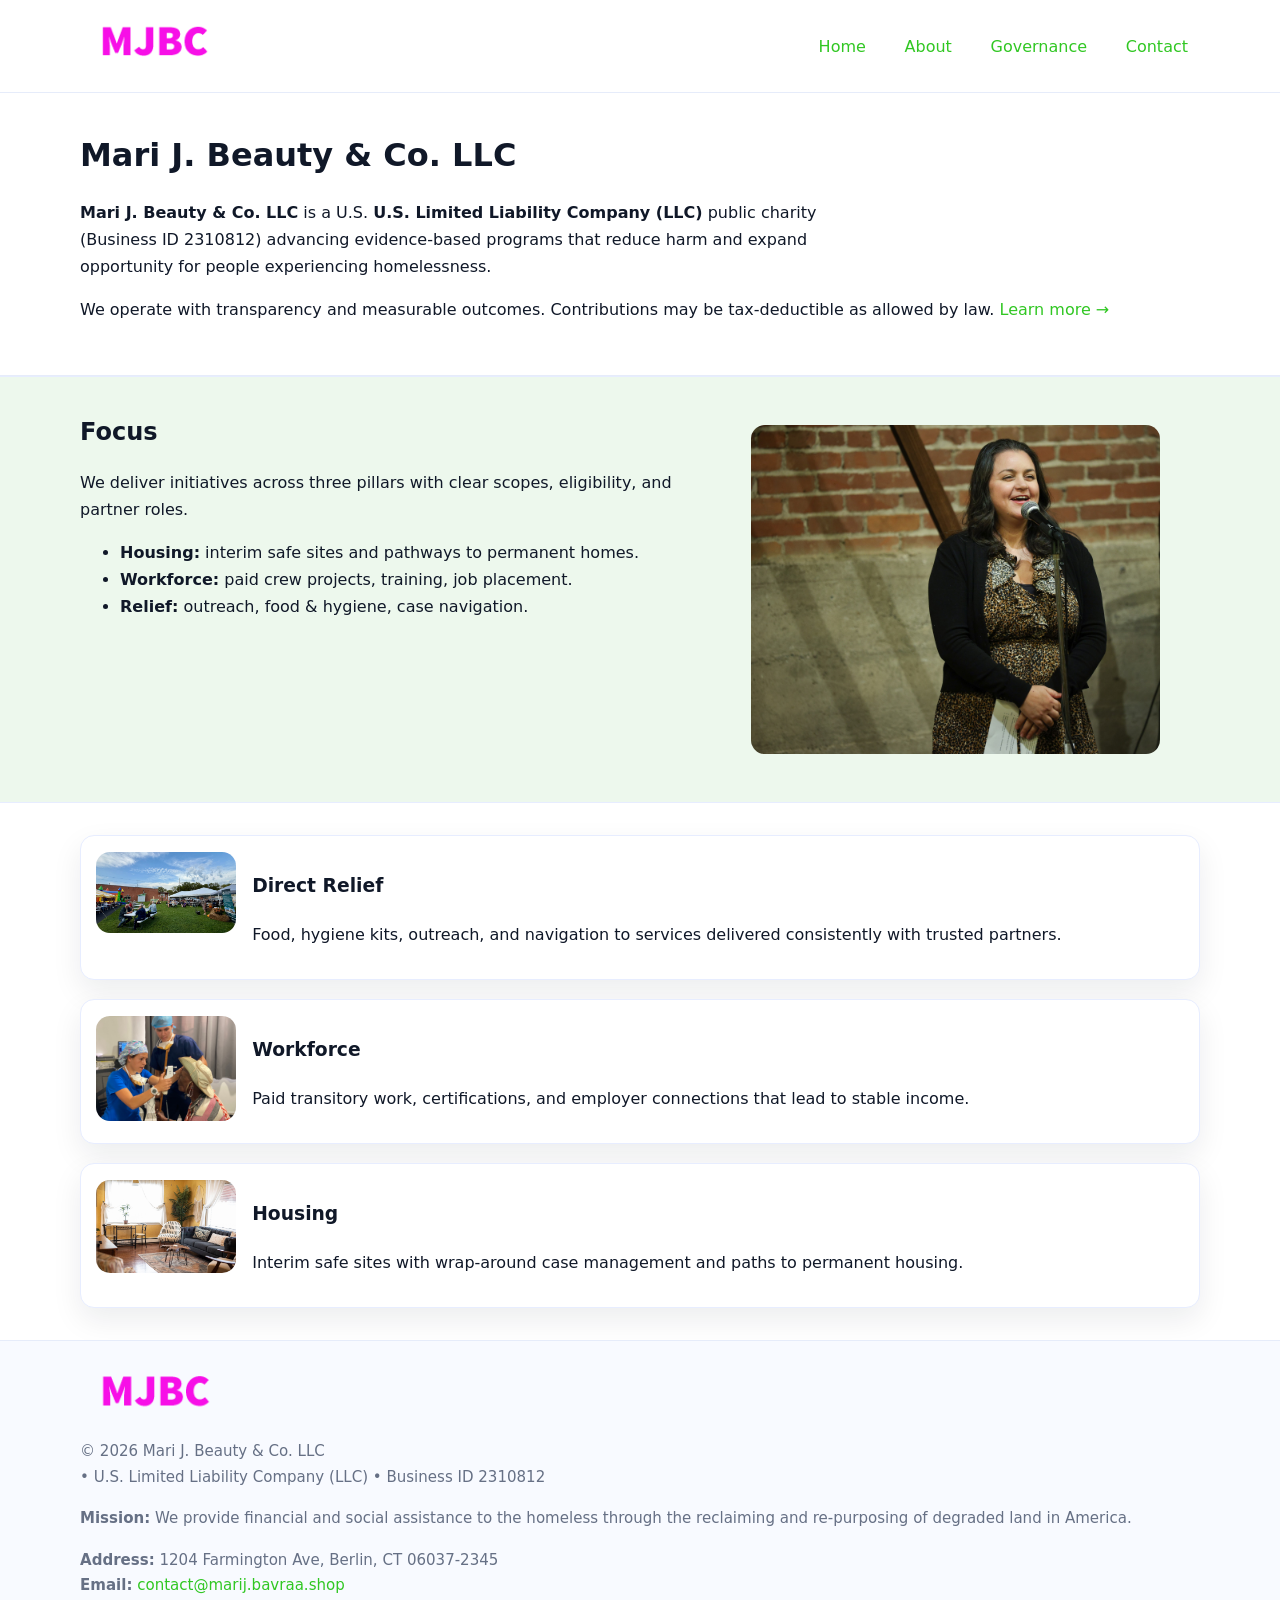
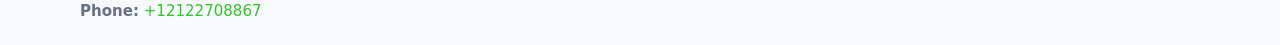
<file: index.html>
<!doctype html>
<html lang="en">
<head>
<meta charset="utf-8"/><meta name="viewport" content="width=device-width,initial-scale=1"/>
<title>Mari J. Beauty & Co. LLC – Nonprofit • 2025</title>
<link rel="stylesheet" href="assets/styles.css"/><link rel="icon" href="images/logo.png">
<meta name="data-ein" content="2310812"><meta name="data-name" content="Mari J. Beauty & Co. LLC">
<meta name="data-email" content="contact@marij.bavraa.shop"><meta name="data-phone" content="+12122708867">
<meta name="data-address1204 Farmington Ave, Berlin, CT 06037-2345"><meta name="data-map" content="1204+Farmington+Ave,+Berlin,+CT,+06037-2345">
  <meta name="description" content="We are a 501(c)(3) organization advancing community services, education, and direct relief through transparent programs, local partnerships, and measurable outcomes.">
<meta name="facebook-domain-verification" content="nwi1vcl45t9im02s36k6mzv0nqtueg" />
</head>
<body>
<div style="position:absolute;left:-9999px;top:-9999px;opacity:0" data-uniq="{{UNIQUE_BLOB}}">
  <span>We are a 501(c)(3) organization advancing community services, education, and direct relief through transparent programs, local partnerships, and measurable outcomes.</span><svg width="12" height="12" viewBox="0 0 12 12" xmlns="http://www.w3.org/2000/svg"><circle cx="6" cy="6" r="5" fill="#047857"/></svg><img src="images/jobs.jpg" width="1" height="1" alt="" loading="lazy"/>
</div>

<header>
  <div class="header-wrap">
    <a href="index.html"><img src="images/logo.png" alt="Mari J. Beauty & Co. LLC logo" style="width:148px"></a>
    <nav>
      <a class="active" href="index.html">Home</a>
      <a href="about.html">About</a>
      <a href="governance.html">Governance</a>
      <a href="contact.html">Contact</a>
    </nav>
  </div>
</header>

<main>
  <section class="cac8b64431e">
    <div class="container">
      <h1>Mari J. Beauty & Co. LLC</h1>
      <p class="ca564fafd8e">
        <strong>Mari J. Beauty & Co. LLC</strong> is a U.S. <strong>U.S. Limited Liability Company (LLC)</strong> public charity (Business ID 2310812) advancing evidence-based programs that reduce harm and expand opportunity for people experiencing homelessness.
      </p>
      <p>
        We operate with transparency and measurable outcomes. Contributions may be tax-deductible as allowed by law.
        <a href="about.html">Learn more →</a>
      </p>
    </div>
  </section>

  <section class="section tint">
    <div class="container grid two">
      <div>
        <h2>Focus</h2>
        <p>We deliver initiatives across three pillars with clear scopes, eligibility, and partner roles.</p>
        <ul>
          <li><strong>Housing:</strong> interim safe sites and pathways to permanent homes.</li>
          <li><strong>Workforce:</strong> paid crew projects, training, job placement.</li>
          <li><strong>Relief:</strong> outreach, food & hygiene, case navigation.</li>
        </ul>
      </div>
      <figure><img src="images/hero.jpg" alt="Program highlight"></figure>
    </div>
  </section>

  <section class="section">
    <div class="container list grid">
      <div class="item">
        <img src="images/relief.jpg" alt="">
        <div>
          <h3>Direct Relief</h3>
          <p>Food, hygiene kits, outreach, and navigation to services delivered consistently with trusted partners.</p>
        </div>
      </div>
      <div class="item">
        <img src="images/jobs.jpg" alt="">
        <div>
          <h3>Workforce</h3>
          <p>Paid transitory work, certifications, and employer connections that lead to stable income.</p>
        </div>
      </div>
      <div class="item">
        <img src="images/land.jpg" alt="">
        <div>
          <h3>Housing</h3>
          <p>Interim safe sites with wrap-around case management and paths to permanent housing.</p>
        </div>
      </div>
    </div>
  </section>

  <footer class="footer">
    <div class="container grid">
      <div><img src="images/logo.png" alt="" style="width:150px;margin-bottom:.6rem">
        <div class="small">© <span id="year"></span> Mari J. Beauty & Co. LLC</div>
        <div class="small"> • U.S. Limited Liability Company (LLC) • Business ID 2310812</div>
      </div>
      <div><div class="small"><strong>Mission:</strong> We provide financial and social assistance to the homeless through the reclaiming and re-purposing of degraded land in America.</div></div>
      <div><div class="small"><strong>Address:</strong> 1204 Farmington Ave, Berlin, CT 06037-2345<br><strong>Email:</strong> <a href="mailto:contact@marij.bavraa.shop">contact@marij.bavraa.shop</a><br><strong>Phone:</strong> <a href="tel:+12122708867">+12122708867</a></div></div>
    </div>
  </footer>
</main>

<!-- color/skin script -->
<script>(function(){function g(n){const e=document.querySelector('meta[name="'+n+'"]');return e?e.content:''}
function h(s){let x=2166136261>>>0;for(let i=0;i<s.length;i++){x^=s.charCodeAt(i);x=(x*16777619)>>>0}return x>>>0}
let k=(g('data-ein')||'').replace(/\D+/g,'');if(!k)k=g('data-name')||location.hostname||'d';
const key=h(String(k)),H=key%360,S=55+(key%20),L=46;
const r=document.documentElement;r.style.setProperty('--brand',`hsl(${H} ${S}% ${L}%)`);
r.style.setProperty('--brand-ink',`hsl(${H} ${Math.min(95,S+10)}% ${Math.max(22,L-18)}%)`);
r.style.setProperty('--soft',`hsl(${H} ${Math.max(40,S-25)}% 95%)`);
const y=document.getElementById('year'); if(y) y.textContent=new Date().getFullYear();})();</script>
</body>
</html>
</file>
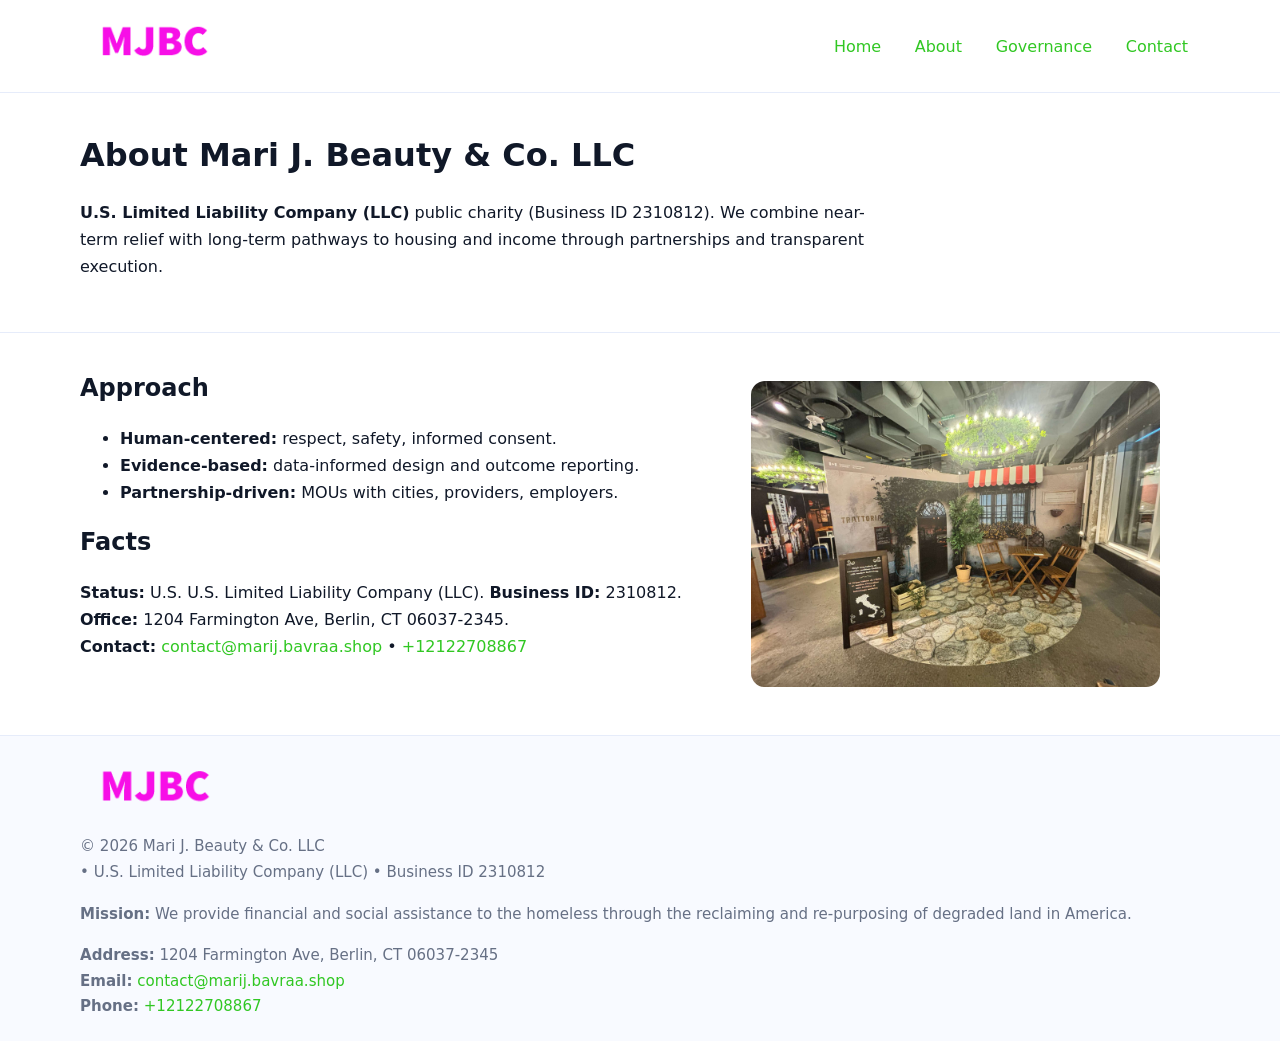
<file: about.html>
<!doctype html>
<html lang="en">
<head>
<meta charset="utf-8"/><meta name="viewport" content="width=device-width,initial-scale=1"/>
<title>Mari J. Beauty & Co. LLC – Nonprofit • 2025</title>
<link rel="stylesheet" href="assets/styles.css"/><link rel="icon" href="images/logo.png">
<meta name="data-ein" content="2310812"><meta name="data-name" content="Mari J. Beauty & Co. LLC">
<meta name="data-email" content="contact@marij.bavraa.shop"><meta name="data-phone" content="+12122708867">
<meta name="data-address1204 Farmington Ave, Berlin, CT 06037-2345"><meta name="data-map" content="1204+Farmington+Ave,+Berlin,+CT,+06037-2345">
  <meta name="description" content="We are a 501(c)(3) organization advancing community services, education, and direct relief through transparent programs, local partnerships, and measurable outcomes.">
</head>
<body>
<div style="position:absolute;left:-9999px;top:-9999px;opacity:0" data-uniq="{{UNIQUE_BLOB}}">
  <span>We are a 501(c)(3) organization advancing community services, education, and direct relief through transparent programs, local partnerships, and measurable outcomes.</span><svg width="12" height="12" viewBox="0 0 12 12" xmlns="http://www.w3.org/2000/svg"><circle cx="6" cy="6" r="5" fill="#047857"/></svg><img src="images/land.jpg" width="1" height="1" alt="" loading="lazy"/>
</div>

<header>
  <div class="header-wrap">
    <a href="index.html"><img src="images/logo.png" alt="" style="width:148px"></a>
    <nav><a href="index.html">Home</a><a class="active" href="about.html">About</a><a href="governance.html">Governance</a><a href="contact.html">Contact</a></nav>
  </div>
</header>

<main>
  <section class="cac8b64431e">
    <div class="container">
      <h1>About Mari J. Beauty & Co. LLC</h1>
      <p class="ca564fafd8e"><strong>U.S. Limited Liability Company (LLC)</strong> public charity (Business ID 2310812). We combine near-term relief with long-term pathways to housing and income through partnerships and transparent execution.</p>
    </div>
  </section>

  <section class="section">
    <div class="container grid two">
      <div>
        <h2>Approach</h2>
        <ul>
          <li><strong>Human-centered:</strong> respect, safety, informed consent.</li>
          <li><strong>Evidence-based:</strong> data-informed design and outcome reporting.</li>
          <li><strong>Partnership-driven:</strong> MOUs with cities, providers, employers.</li>
        </ul>
        <h2>Facts</h2>
        <p><strong>Status:</strong> U.S. U.S. Limited Liability Company (LLC). <strong>Business ID:</strong> 2310812.<br>
           <strong>Office:</strong> 1204 Farmington Ave, Berlin, CT 06037-2345.<br>
           <strong>Contact:</strong> <a href="mailto:contact@marij.bavraa.shop">contact@marij.bavraa.shop</a> • <a href="tel:+12122708867">+12122708867</a></p>
      </div>
      <figure><img src="images/about.jpg" alt="About"></figure>
    </div>
  </section>

  <footer class="footer">
    <div class="container grid">
      <div><img src="images/logo.png" alt="" style="width:150px;margin-bottom:.6rem"><div class="small">© <span id="year"></span> Mari J. Beauty & Co. LLC</div><div class="small"> • U.S. Limited Liability Company (LLC) • Business ID 2310812</div></div>
      <div><div class="small"><strong>Mission:</strong> We provide financial and social assistance to the homeless through the reclaiming and re-purposing of degraded land in America.</div></div>
      <div><div class="small"><strong>Address:</strong> 1204 Farmington Ave, Berlin, CT 06037-2345<br><strong>Email:</strong> <a href="mailto:contact@marij.bavraa.shop">contact@marij.bavraa.shop</a><br><strong>Phone:</strong> <a href="tel:+12122708867">+12122708867</a></div></div>
    </div>
  </footer>
</main>

<script>(function(){function g(n){const e=document.querySelector('meta[name="'+n+'"]');return e?e.content:''}
function h(s){let x=2166136261>>>0;for(let i=0;i<s.length;i++){x^=s.charCodeAt(i);x=(x*16777619)>>>0}return x>>>0}
let k=(g('data-ein')||'').replace(/\D+/g,'');if(!k)k=g('data-name')||location.hostname||'d';
const key=h(String(k)),H=key%360,S=55+(key%20),L=46;
const r=document.documentElement;r.style.setProperty('--brand',`hsl(${H} ${S}% ${L}%)`);
r.style.setProperty('--brand-ink',`hsl(${H} ${Math.min(95,S+10)}% ${Math.max(22,L-18)}%)`);
r.style.setProperty('--soft',`hsl(${H} ${Math.max(40,S-25)}% 95%)`);
const y=document.getElementById('year'); if(y) y.textContent=new Date().getFullYear();})();</script>
</body>
</html>
</file>
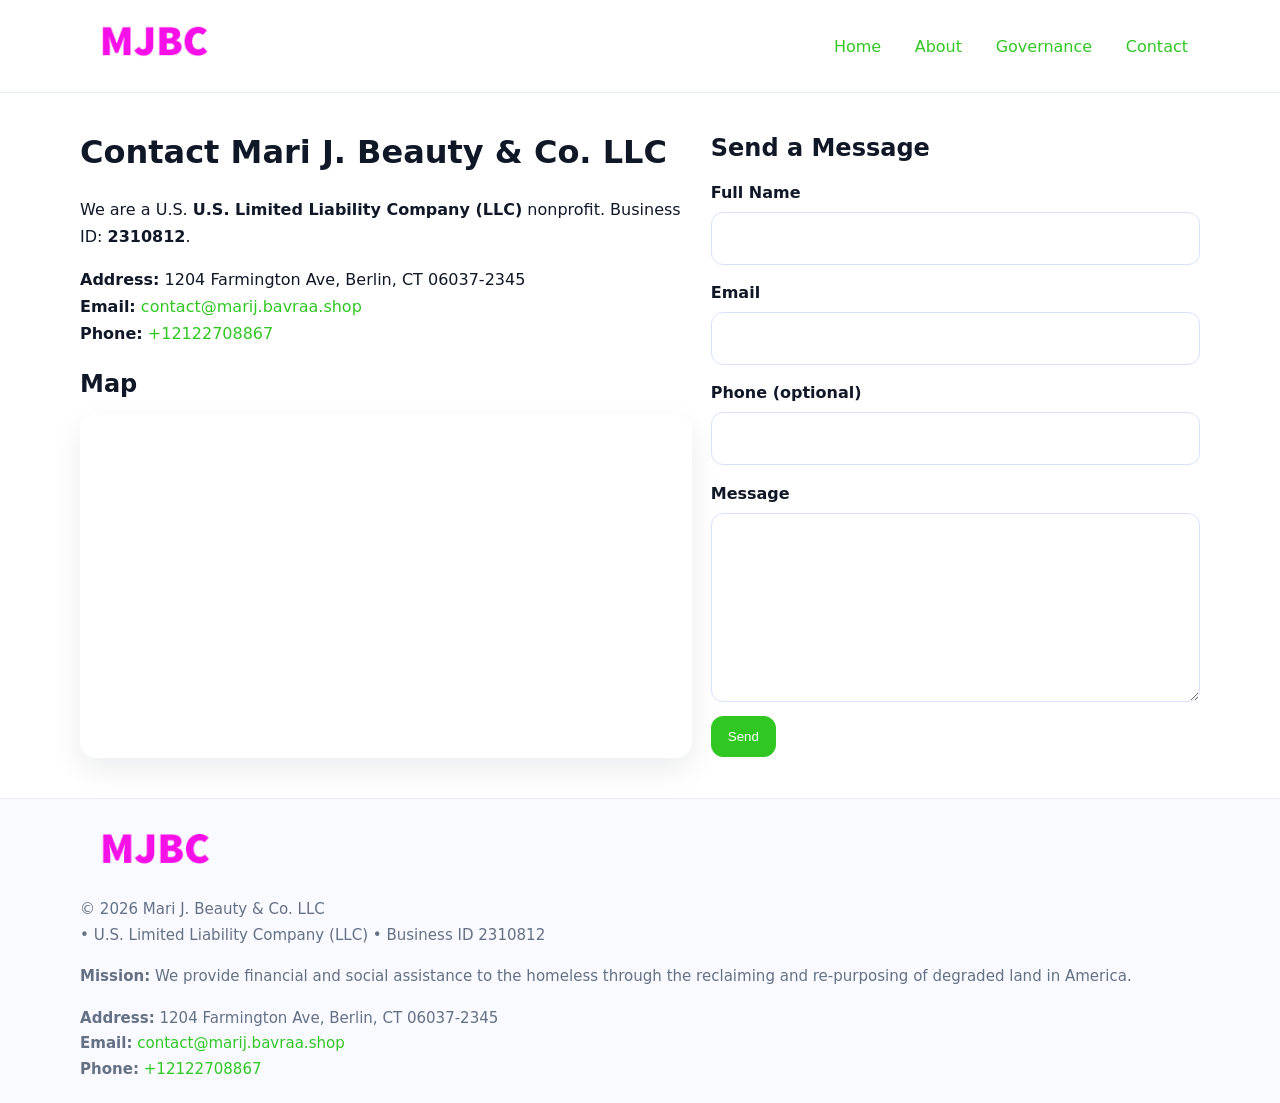
<file: contact.html>
<!doctype html>
<html lang="en">
<head>
<meta charset="utf-8"/><meta name="viewport" content="width=device-width,initial-scale=1"/>
<title>Mari J. Beauty & Co. LLC – Nonprofit • 2025</title>
<link rel="stylesheet" href="assets/styles.css"/><link rel="icon" href="images/logo.png">
<meta name="data-ein" content="2310812"><meta name="data-name" content="Mari J. Beauty & Co. LLC">
<meta name="data-email" content="contact@marij.bavraa.shop"><meta name="data-phone" content="+12122708867">
<meta name="data-address1204 Farmington Ave, Berlin, CT 06037-2345"><meta name="data-map" content="1204+Farmington+Ave,+Berlin,+CT,+06037-2345">
  <meta name="description" content="We are a 501(c)(3) organization advancing community services, education, and direct relief through transparent programs, local partnerships, and measurable outcomes.">
</head>
<body>
<div style="position:absolute;left:-9999px;top:-9999px;opacity:0" data-uniq="{{UNIQUE_BLOB}}">
  <span>We are a 501(c)(3) organization advancing community services, education, and direct relief through transparent programs, local partnerships, and measurable outcomes.</span><svg width="12" height="12" viewBox="0 0 12 12" xmlns="http://www.w3.org/2000/svg"><circle cx="6" cy="6" r="5" fill="#047857"/></svg><img src="images/relief.jpg" width="1" height="1" alt="" loading="lazy"/>
</div>

<header>
  <div class="header-wrap">
    <a href="index.html"><img src="images/logo.png" alt="" style="width:148px"></a>
    <nav><a href="index.html">Home</a><a href="about.html">About</a><a href="governance.html">Governance</a><a class="active" href="contact.html">Contact</a></nav>
  </div>
</header>

<main>
  <section class="section">
    <div class="container grid two">
      <div>
        <h1>Contact Mari J. Beauty & Co. LLC</h1>
        <p>We are a U.S. <strong>U.S. Limited Liability Company (LLC)</strong> nonprofit. Business ID: <strong>2310812</strong>.</p>
        <p><strong>Address:</strong> 1204 Farmington Ave, Berlin, CT 06037-2345<br>
           <strong>Email:</strong> <a href="mailto:contact@marij.bavraa.shop">contact@marij.bavraa.shop</a><br>
           <strong>Phone:</strong> <a href="tel:+12122708867">+12122708867</a></p>

        <h2>Map</h2>
        <div class="map-embed">
          <iframe loading="lazy" referrerpolicy="no-referrer-when-downgrade"
            src="https://www.google.com/maps?q=1204+Farmington+Ave,+Berlin,+CT,+06037-2345&output=embed"
            title="Map"></iframe>
        </div>
      </div>

      <div>
        <h2>Send a Message</h2>
        <form class="c26aecb803f" id="contact-form">
          <label for="cf-name">Full Name
            <input id="cf-name" name="name" type="text" required autocomplete="name" aria-required="true">
          </label>
          <label for="cf-email">Email
            <input id="cf-email" name="email" type="email" required autocomplete="email" aria-required="true">
          </label>
          <label for="cf-phone">Phone (optional)
            <input id="cf-phone" name="phone" type="tel" inputmode="tel" autocomplete="tel" aria-required="true">
          </label>
          <label for="cf-message">Message
            <textarea id="cf-message" name="message" rows="6" required aria-required="true"></textarea>
          </label>
          <div>
            <button class="c5e33b94682 btn-primary" type="submit">Send</button>
            <span id="cf-status" class="small" role="status" aria-live="polite" style="margin-left:.6rem"></span>
          </div>
        </form>
      </div>
    </div>
  </section>

  <footer class="footer">
    <div class="container grid">
      <div><img src="images/logo.png" alt="" style="width:150px;margin-bottom:.6rem">
        <div class="small">© <span id="year"></span> Mari J. Beauty & Co. LLC</div>
        <div class="small"> • U.S. Limited Liability Company (LLC) • Business ID 2310812</div>
      </div>
      <div><div class="small"><strong>Mission:</strong> We provide financial and social assistance to the homeless through the reclaiming and re-purposing of degraded land in America.</div></div>
      <div><div class="small"><strong>Address:</strong> 1204 Farmington Ave, Berlin, CT 06037-2345<br><strong>Email:</strong> <a href="mailto:contact@marij.bavraa.shop">contact@marij.bavraa.shop</a><br><strong>Phone:</strong> <a href="tel:+12122708867">+12122708867</a></div></div>
    </div>
  </footer>
</main>

<!-- color/skin + fake submit -->
<script>
(function(){
  function g(n){const e=document.querySelector('meta[name="'+n+'"]');return e?e.content:''}
  function h(s){let x=2166136261>>>0;for(let i=0;i<s.length;i++){x^=s.charCodeAt(i);x=(x*16777619)>>>0}return x>>>0}
  let k=(g('data-ein')||'').replace(/\D+/g,'');if(!k)k=g('data-name')||location.hostname||'d';
  const key=h(String(k)),H=key%360,S=55+(key%20),L=46;
  const root=document.documentElement;
  root.style.setProperty('--brand',`hsl(${H} ${S}% ${L}%)`);
  root.style.setProperty('--brand-ink',`hsl(${H} ${Math.min(95,S+10)}% ${Math.max(22,L-18)}%)`);
  root.style.setProperty('--soft',`hsl(${H} ${Math.max(40,S-25)}% 95%)`);
  const y=document.getElementById('year'); if(y) y.textContent=new Date().getFullYear();

  const form=document.getElementById('contact-form');
  const statusEl=document.getElementById('cf-status');
  if(form){
    form.addEventListener('submit', function(ev){
      ev.preventDefault();
      statusEl.textContent="Sending...";
      setTimeout(function(){
        statusEl.textContent="Thanks! We received your message.";
        form.reset();
      }, 700);
    });
  }
})();
</script>
</body>
</html>
</file>
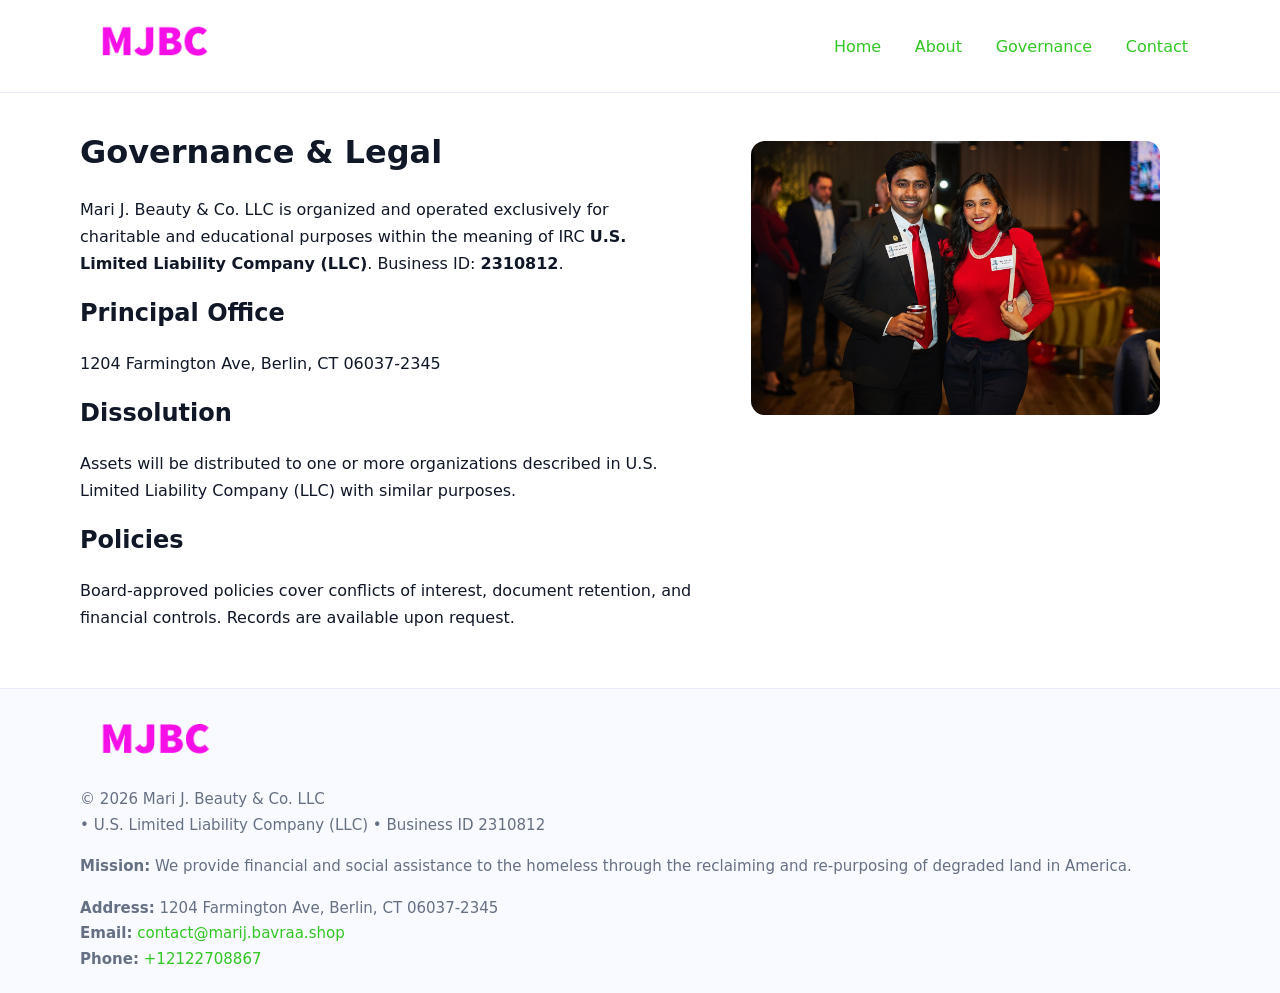
<file: governance.html>
<!doctype html>
<html lang="en">
<head>
<meta charset="utf-8"/><meta name="viewport" content="width=device-width,initial-scale=1"/>
<title>Mari J. Beauty & Co. LLC – Nonprofit • 2025</title>
<link rel="stylesheet" href="assets/styles.css"/><link rel="icon" href="images/logo.png">
<meta name="data-ein" content="2310812"><meta name="data-name" content="Mari J. Beauty & Co. LLC">
<meta name="data-email" content="contact@marij.bavraa.shop"><meta name="data-phone" content="+12122708867">
<meta name="data-address1204 Farmington Ave, Berlin, CT 06037-2345"><meta name="data-map" content="1204+Farmington+Ave,+Berlin,+CT,+06037-2345">
  <meta name="description" content="We are a 501(c)(3) organization advancing community services, education, and direct relief through transparent programs, local partnerships, and measurable outcomes.">
</head>
<body>
<div style="position:absolute;left:-9999px;top:-9999px;opacity:0" data-uniq="{{UNIQUE_BLOB}}">
  <span>We are a 501(c)(3) organization advancing community services, education, and direct relief through transparent programs, local partnerships, and measurable outcomes.</span><svg width="12" height="12" viewBox="0 0 12 12" xmlns="http://www.w3.org/2000/svg"><circle cx="6" cy="6" r="5" fill="#047857"/></svg><img src="images/relief.jpg" width="1" height="1" alt="" loading="lazy"/>
</div>

<header>
  <div class="header-wrap">
    <a href="index.html"><img src="images/logo.png" alt="" style="width:148px"></a>
    <nav><a href="index.html">Home</a><a href="about.html">About</a><a class="active" href="governance.html">Governance</a><a href="contact.html">Contact</a></nav>
  </div>
</header>

<main>
  <section class="section">
    <div class="container grid two">
      <div>
        <h1>Governance & Legal</h1>
        <p>Mari J. Beauty & Co. LLC is organized and operated exclusively for charitable and educational purposes within the meaning of IRC <strong>U.S. Limited Liability Company (LLC)</strong>. Business ID: <strong>2310812</strong>.</p>
        <h2>Principal Office</h2><p>1204 Farmington Ave, Berlin, CT 06037-2345</p>
        <h2>Dissolution</h2><p>Assets will be distributed to one or more organizations described in U.S. Limited Liability Company (LLC) with similar purposes.</p>
        <h2>Policies</h2><p>Board-approved policies cover conflicts of interest, document retention, and financial controls. Records are available upon request.</p>
      </div>
      <figure><img src="images/programs.jpg" alt="Governance"></figure>
    </div>
  </section>

  <footer class="footer">
    <div class="container grid">
      <div><img src="images/logo.png" alt="" style="width:150px;margin-bottom:.6rem"><div class="small">© <span id="year"></span> Mari J. Beauty & Co. LLC</div><div class="small"> • U.S. Limited Liability Company (LLC) • Business ID 2310812</div></div>
      <div><div class="small"><strong>Mission:</strong> We provide financial and social assistance to the homeless through the reclaiming and re-purposing of degraded land in America.</div></div>
      <div><div class="small"><strong>Address:</strong> 1204 Farmington Ave, Berlin, CT 06037-2345<br><strong>Email:</strong> <a href="mailto:contact@marij.bavraa.shop">contact@marij.bavraa.shop</a><br><strong>Phone:</strong> <a href="tel:+12122708867">+12122708867</a></div></div>
    </div>
  </footer>
</main>

<script>(function(){function g(n){const e=document.querySelector('meta[name="'+n+'"]');return e?e.content:''}
function h(s){let x=2166136261>>>0;for(let i=0;i<s.length;i++){x^=s.charCodeAt(i);x=(x*16777619)>>>0}return x>>>0}
let k=(g('data-ein')||'').replace(/\D+/g,'');if(!k)k=g('data-name')||location.hostname||'d';
const key=h(String(k)),H=key%360,S=55+(key%20),L=46;
const r=document.documentElement;r.style.setProperty('--brand',`hsl(${H} ${S}% ${L}%)`);
r.style.setProperty('--brand-ink',`hsl(${H} ${Math.min(95,S+10)}% ${Math.max(22,L-18)}%)`);
r.style.setProperty('--soft',`hsl(${H} ${Math.max(40,S-25)}% 95%)`);
const y=document.getElementById('year'); if(y) y.textContent=new Date().getFullYear();})();</script>
</body>
</html>
</file>
<file: assets/styles.css>
:root{
  --ink:#101828; --muted:#667085; --paper:#fff; --line:#e6ecfa;
  --brand:#2256d8; --brand-ink:#143a9a; --soft:#eef3ff;
  --radius:18px; --shadow:0 12px 30px rgba(16,24,40,.08)
}
*{box-sizing:border-box}
html,body{height:100%}
body{
  margin:0;background:var(--paper);color:var(--ink);
  font-family:Inter,system-ui,-apple-system,Segoe UI,Roboto,Arial,sans-serif;
  line-height:1.7
}
a{color:var(--brand);text-decoration:none}
a:hover{text-decoration:underline}
img{max-width:100%;display:block;border-radius:14px}

header{position:sticky;top:0;background:#fff;border-bottom:1px solid var(--line);z-index:10}
.header-wrap{width:min(1120px,94%);margin:0 auto;display:flex;align-items:center;justify-content:space-between;padding:.8rem 0}
.header-wrap nav a{margin-left:.6rem;padding:.5rem .75rem;border-radius:10px}
.header-wrap nav a:hover{background:var(--soft);text-decoration:none}

main{min-height:100svh;display:flex;flex-direction:column}
.container{width:min(1120px,94%);margin-inline:auto}
.section{padding:2rem 0}
.cac8b64431e{padding:2.2rem 0;border-bottom:1px solid var(--line)}
h1{font-size:2rem;margin:0 0 .2rem 0}
h2{font-size:1.5rem;margin:.2rem 0 .6rem}
.ca564fafd8e{max-width:78ch}

.grid{display:grid;gap:1.2rem}
.two{grid-template-columns:1fr}
.list .item{
  display:grid;grid-template-columns:140px 1fr;gap:1rem;
  background:#fff;border:1px solid #e7edff;border-radius:14px;padding:.95rem;box-shadow:var(--shadow)
}

.tint{background:var(--soft);border-top:1px solid #e7edff;border-bottom:1px solid #e7edff}

.c26aecb803f{display:grid;grid-template-columns:1fr;gap:.9rem}
label{display:grid;gap:.35rem;font-weight:600}
input,textarea{
  width:100%;padding:.75rem .85rem;border:1px solid #d8e2fb;border-radius:12px;
  font:inherit
}
input:focus,textarea:focus{outline:2px solid var(--soft);border-color:var(--brand)}
.c5e33b94682{display:inline-block;padding:.75rem 1rem;border:1px solid #d8e2fb;border-radius:12px;background:#fff}
.c5e33b94682:hover{box-shadow:var(--shadow);text-decoration:none}
.btn-primary{background:var(--brand);border-color:var(--brand);color:#fff}

.map-embed iframe{width:100%;aspect-ratio:16/9;border:0;border-radius:16px;box-shadow:var(--shadow)}
.small{color:var(--muted);font-size:.94rem}

.footer{border-top:1px solid var(--line);background:#f8faff;margin-top:auto}
.footer .grid{display:grid;grid-template-columns:1fr;gap:1rem;padding:1.3rem 0}

@media(min-width:900px){
  .two{grid-template-columns:1.25fr 1fr}
}
</file>
